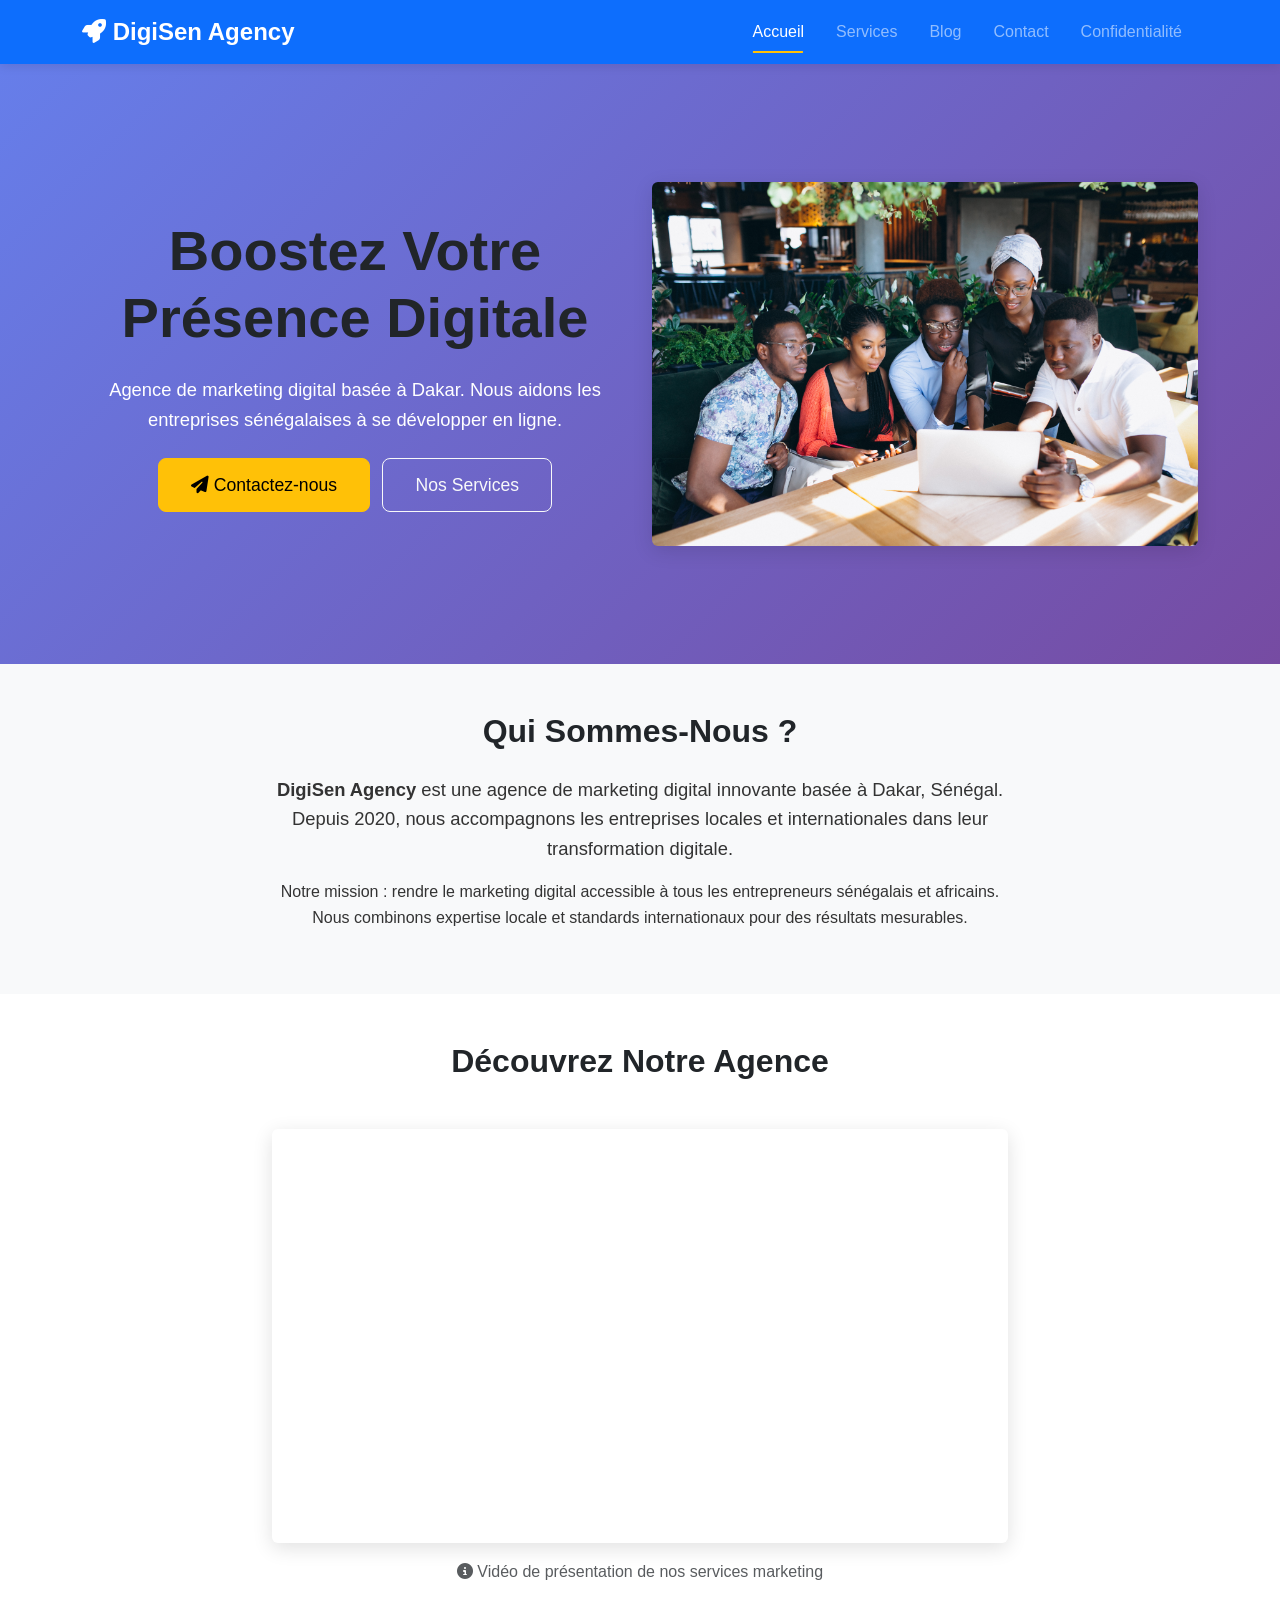
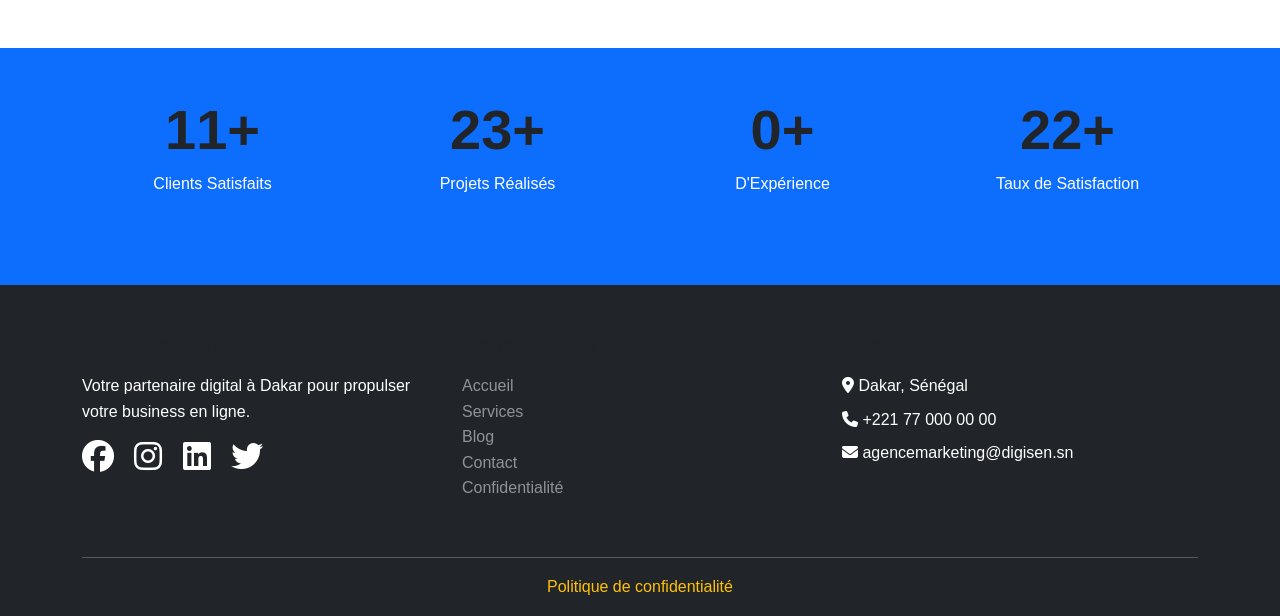
<file: index.html>
<!DOCTYPE html>
<html lang="fr">
<head>
    <meta charset="UTF-8">
    <meta name="viewport" content="width=device-width, initial-scale=1.0">
    <title>Agence DigiSen - Marketing Digital à Dakar</title>
    
    <!-- Bootstrap CSS -->
    <link href="https://cdn.jsdelivr.net/npm/bootstrap@5.3.0/dist/css/bootstrap.min.css" rel="stylesheet">
    
    <!-- Font Awesome pour les icônes -->
    <link rel="stylesheet" href="https://cdnjs.cloudflare.com/ajax/libs/font-awesome/6.4.0/css/all.min.css">
    
    <!-- Notre CSS personnalisé -->
    <link rel="stylesheet" href="css/style.css">
</head>
<body>
    
    <!-- HEADER / NAVIGATION -->
    <nav class="navbar navbar-expand-lg navbar-dark bg-primary sticky-top">
        <div class="container">
            <!-- Logo -->
            <a class="navbar-brand fw-bold" href="index.html">
                <i class="fas fa-rocket"></i> DigiSen Agency
            </a>
            
            <!-- Bouton mobile -->
            <button class="navbar-toggler" type="button" data-bs-toggle="collapse" data-bs-target="#navbarNav">
                <span class="navbar-toggler-icon"></span>
            </button>
            
            <!-- Menu -->
            <div class="collapse navbar-collapse" id="navbarNav">
                <ul class="navbar-nav ms-auto">
                    <li class="nav-item">
                        <a class="nav-link active" href="index.html">Accueil</a>
                    </li>
                    <li class="nav-item">
                        <a class="nav-link" href="services.html">Services</a>
                    </li>
                    <li class="nav-item">
                        <a class="nav-link" href="blog.html">Blog</a>
                    </li>
                    <li class="nav-item">
                        <a class="nav-link" href="contact.html">Contact</a>
                    </li>
                    <li class="nav-item">
                        <a class="nav-link" href="confidentialite.html">Confidentialité</a>
                    </li>
                </ul>
            </div>
        </div>
    </nav>

    <!-- SECTION HERO (Bannière principale) -->
    <section class="hero-section text-white text-center py-5">
        <div class="container">
            <div class="row align-items-center">
                <div class="col-lg-6">
                    <h1 class="display-4 fw-bold mb-4">
                        Boostez Votre Présence Digitale
                    </h1>
                    <p class="lead mb-4">
                        Agence de marketing digital basée à Dakar. 
                        Nous aidons les entreprises sénégalaises à se développer en ligne.
                    </p>
                    <!-- Call to Action -->
                    <a href="contact.html" class="btn btn-warning btn-lg me-2">
                        <i class="fas fa-paper-plane"></i> Contactez-nous
                    </a>
                    <a href="services.html" class="btn btn-outline-light btn-lg">
                        Nos Services
                    </a>
                </div>
                <div class="col-lg-6">
                    <!-- Image principale -->
                    <img src="images/group-afro-americans-working-together.jpg" 
                         alt="Équipe marketing" 
                         class="img-fluid rounded shadow">
                </div>
            </div>
        </div>
    </section>

    <!-- SECTION PRÉSENTATION -->
    <section class="py-5 bg-light">
        <div class="container">
            <div class="row">
                <div class="col-lg-8 mx-auto text-center">
                    <h2 class="mb-4">Qui Sommes-Nous ?</h2>
                    <p class="lead">
                        <strong>DigiSen Agency</strong> est une agence de marketing digital innovante 
                        basée à Dakar, Sénégal. Depuis 2020, nous accompagnons les entreprises 
                        locales et internationales dans leur transformation digitale.
                    </p>
                    <p>
                        Notre mission : rendre le marketing digital accessible à tous les 
                        entrepreneurs sénégalais et africains. Nous combinons expertise locale 
                        et standards internationaux pour des résultats mesurables.
                    </p>
                </div>
            </div>
        </div>
    </section>

    <!-- SECTION VIDÉO -->
    <section class="py-5">
        <div class="container">
            <h2 class="text-center mb-5">Découvrez Notre Agence</h2>
            <div class="row">
                <div class="col-lg-8 mx-auto">
                   <!-- Vidéo YouTube intégrée -->
                    <div class="ratio ratio-16x9 shadow rounded overflow-hidden">
                        <iframe 
                            src="https://www.youtube.com/embed/bK5u8OMvblE?si=-yn-QneSr8cQH0nR" 
                            title="YouTube video player" 
                            frameborder="0" 
                            allow="accelerometer; autoplay; clipboard-write; encrypted-media; gyroscope; picture-in-picture; web-share" 
                            referrerpolicy="strict-origin-when-cross-origin" 
                            allowfullscreen
                            loading="lazy">
                        </iframe>
                    </div>
                    <p class="text-center mt-3 text-muted">
                        <i class="fas fa-info-circle"></i> 
                        Vidéo de présentation de nos services marketing
                    </p>
                </div>
            </div>
        </div>
    </section>

    <!-- SECTION CHIFFRES CLÉS -->
    <section class="py-5 bg-primary text-white">
        <div class="container">
            <div class="row text-center">
                <div class="col-md-3 mb-4">
                    <div class="stat-item">
                        <h2 class="display-4 fw-bold">50+</h2>
                        <p>Clients Satisfaits</p>
                    </div>
                </div>
                <div class="col-md-3 mb-4">
                    <div class="stat-item">
                        <h2 class="display-4 fw-bold">100+</h2>
                        <p>Projets Réalisés</p>
                    </div>
                </div>
                <div class="col-md-3 mb-4">
                    <div class="stat-item">
                        <h2 class="display-4 fw-bold">4 ans</h2>
                        <p>D'Expérience</p>
                    </div>
                </div>
                <div class="col-md-3 mb-4">
                    <div class="stat-item">
                        <h2 class="display-4 fw-bold">98%</h2>
                        <p>Taux de Satisfaction</p>
                    </div>
                </div>
            </div>
        </div>
    </section>

    <!-- FOOTER -->
    <footer class="bg-dark text-white pt-5 pb-3">
        <div class="container">
            <div class="row">
                <!-- Colonne 1 : À propos -->
                <div class="col-md-4 mb-4">
                    <h5 class="mb-3">
                        <i class="fas fa-rocket"></i> DigiSen Agency
                    </h5>
                    <p>
                        Votre partenaire digital à Dakar pour propulser 
                        votre business en ligne.
                    </p>
                    <!-- Réseaux sociaux -->
                    <div class="social-links mt-3">
                        <a href="#" class="text-white me-3"><i class="fab fa-facebook fa-2x"></i></a>
                        <a href="#" class="text-white me-3"><i class="fab fa-instagram fa-2x"></i></a>
                        <a href="#" class="text-white me-3"><i class="fab fa-linkedin fa-2x"></i></a>
                        <a href="#" class="text-white"><i class="fab fa-twitter fa-2x"></i></a>
                    </div>
                </div>

                <!-- Colonne 2 : Liens rapides -->
                <div class="col-md-4 mb-4">
                    <h5 class="mb-3">Liens Rapides</h5>
                    <ul class="list-unstyled">
                        <li><a href="index.html" class="text-white-50">Accueil</a></li>
                        <li><a href="services.html" class="text-white-50">Services</a></li>
                        <li><a href="blog.html" class="text-white-50">Blog</a></li>
                        <li><a href="contact.html" class="text-white-50">Contact</a></li>
                        <li><a href="confidentialite.html" class="text-white-50">Confidentialité</a></li>
                    </ul>
                </div>

                <!-- Colonne 3 : Coordonnées -->
                <div class="col-md-4 mb-4">
                    <h5 class="mb-3">Contactez-nous</h5>
                    <ul class="list-unstyled">
                        <li class="mb-2">
                            <i class="fas fa-map-marker-alt"></i> 
                            Dakar, Sénégal
                        </li>
                        <li class="mb-2">
                            <i class="fas fa-phone"></i> 
                            +221 77 000 00 00
                        </li>
                        <li class="mb-2">
                            <i class="fas fa-envelope"></i> 
                            agencemarketing@digisen.sn
                        </li>
                    </ul>
                </div>
            </div>

            <!-- Copyright -->
            <hr class="bg-white">
            <div class="text-center">
                <p class="mb-0">
                    <a href="confidentialite.html" class="text-warning">Politique de confidentialité</a>
                </p>
            </div>
        </div>
    </footer>

    <!-- Bootstrap JS -->
    <script src="https://cdn.jsdelivr.net/npm/bootstrap@5.3.0/dist/js/bootstrap.bundle.min.js"></script>
    
    <!-- Notre JavaScript -->
    <script src="js/script.js"></script>
</body>
</html>
</file>
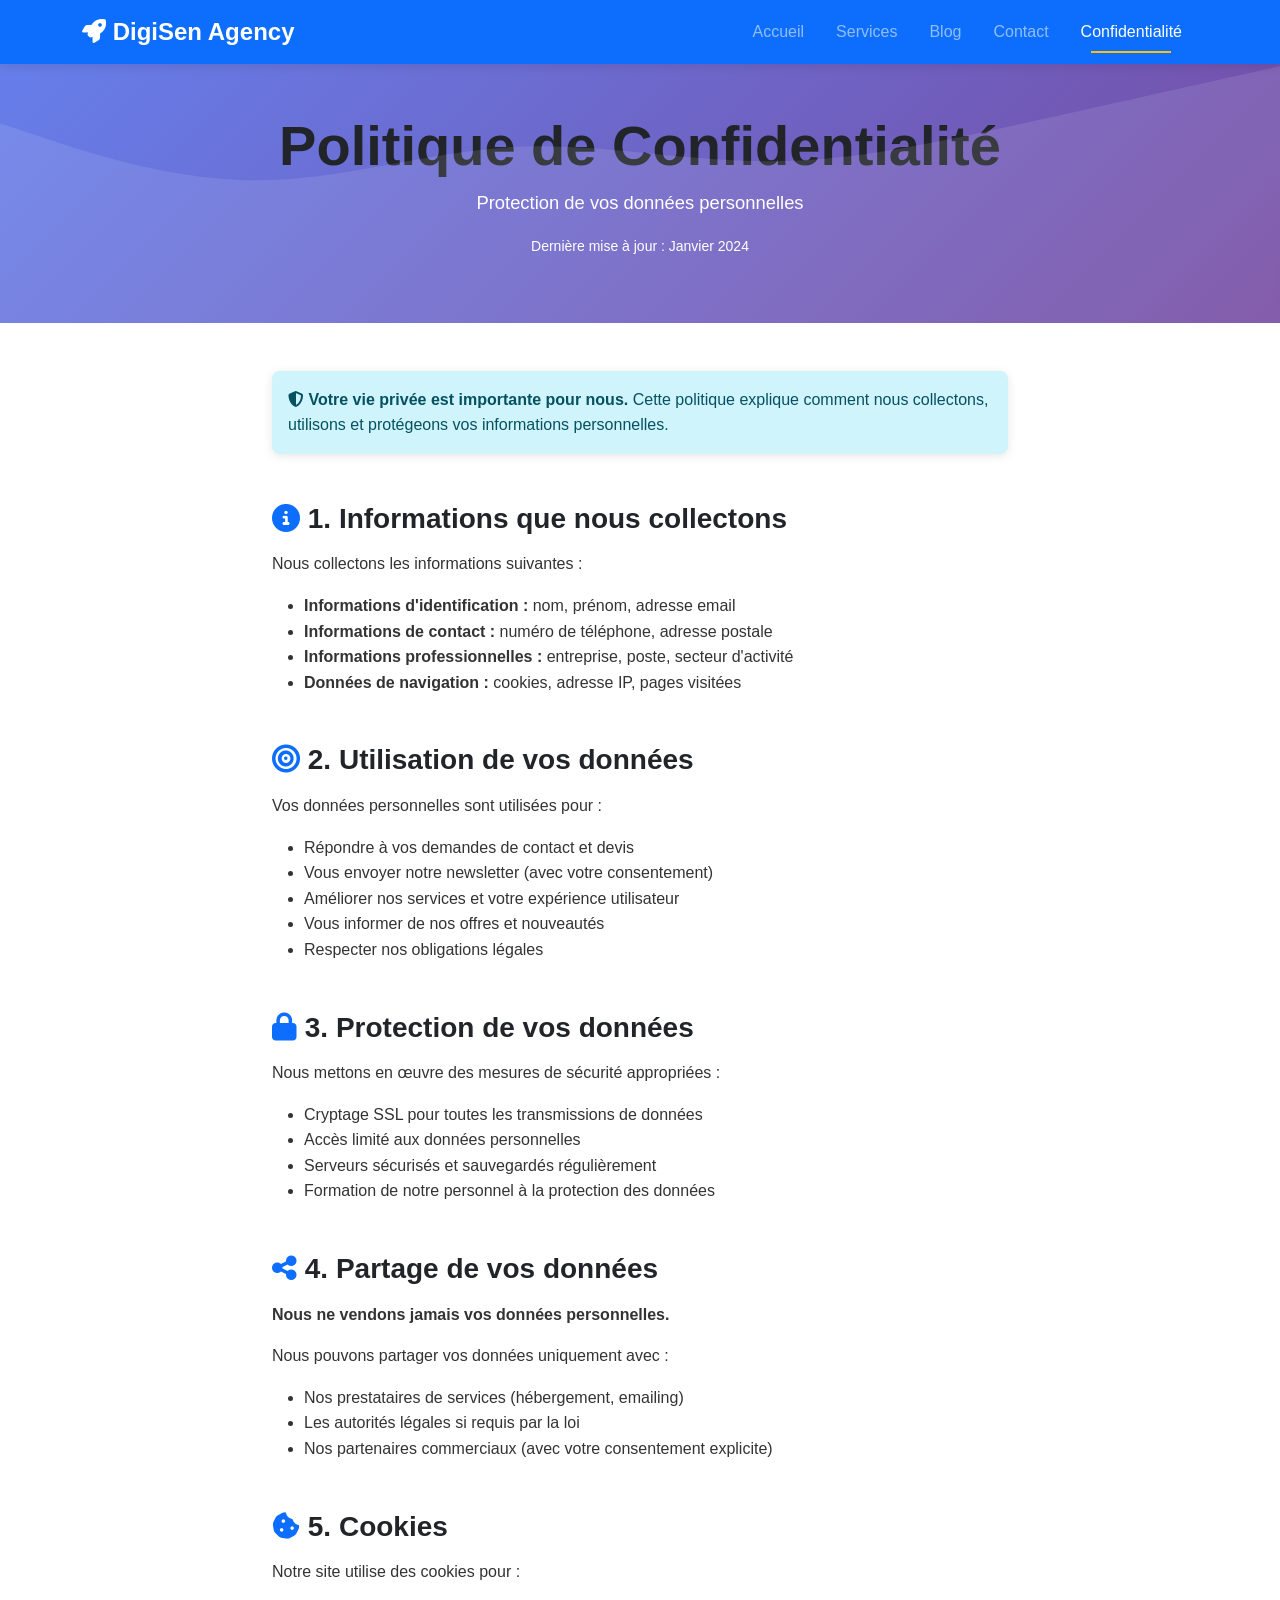
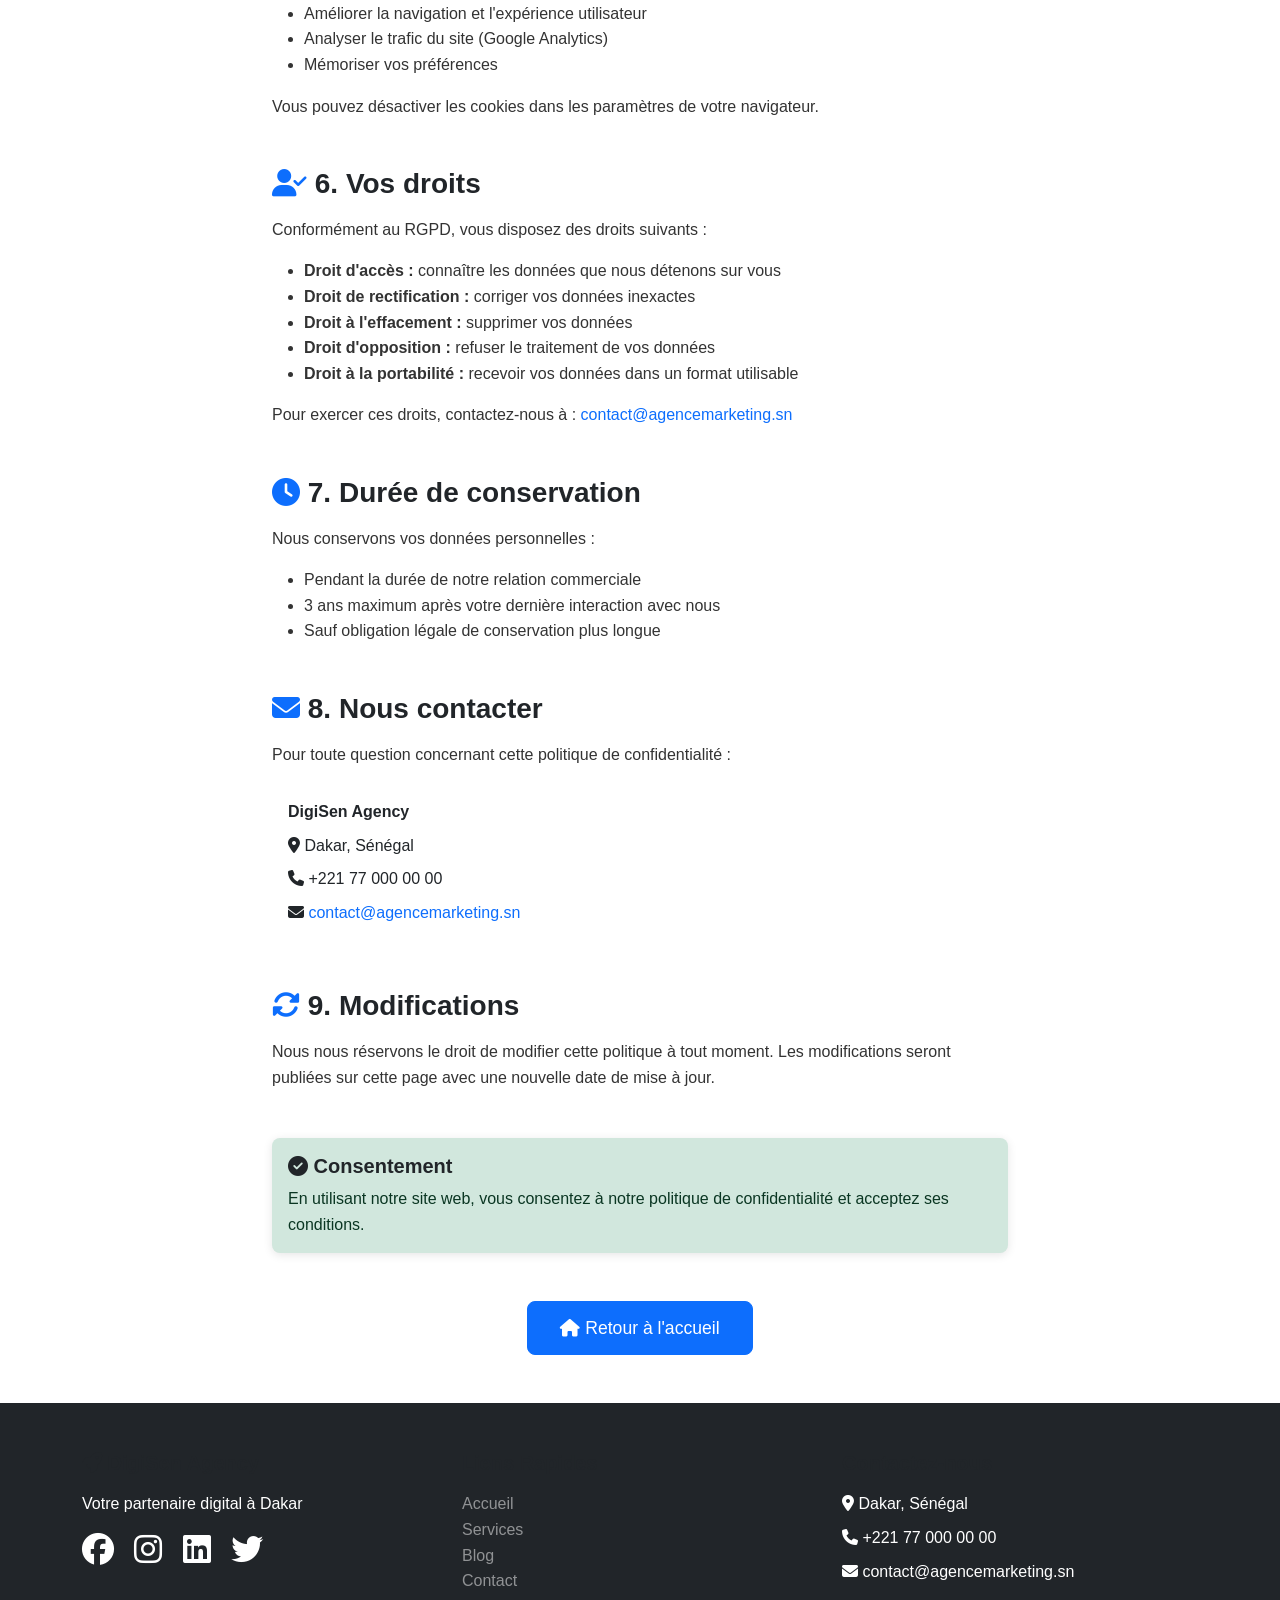
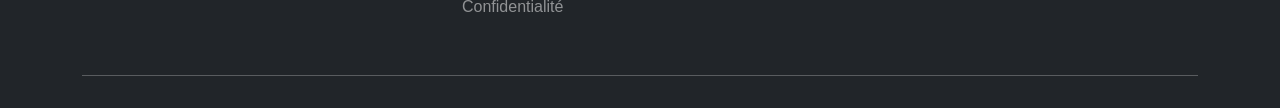
<file: confidentialite.html>
<!DOCTYPE html>
<html lang="fr">
<head>
    <meta charset="UTF-8">
    <meta name="viewport" content="width=device-width, initial-scale=1.0">
    <title>Politique de Confidentialité - DigiSen Agency</title>
    <link href="https://cdn.jsdelivr.net/npm/bootstrap@5.3.0/dist/css/bootstrap.min.css" rel="stylesheet">
    <link rel="stylesheet" href="https://cdnjs.cloudflare.com/ajax/libs/font-awesome/6.4.0/css/all.min.css">
    <link rel="stylesheet" href="css/style.css">
</head>
<body>
    
    <!-- NAVIGATION -->
    <nav class="navbar navbar-expand-lg navbar-dark bg-primary sticky-top">
        <div class="container">
            <a class="navbar-brand fw-bold" href="index.html">
                <i class="fas fa-rocket"></i> DigiSen Agency
            </a>
            <button class="navbar-toggler" type="button" data-bs-toggle="collapse" data-bs-target="#navbarNav">
                <span class="navbar-toggler-icon"></span>
            </button>
            <div class="collapse navbar-collapse" id="navbarNav">
                <ul class="navbar-nav ms-auto">
                    <li class="nav-item">
                        <a class="nav-link" href="index.html">Accueil</a>
                    </li>
                    <li class="nav-item">
                        <a class="nav-link" href="services.html">Services</a>
                    </li>
                    <li class="nav-item">
                        <a class="nav-link" href="blog.html">Blog</a>
                    </li>
                    <li class="nav-item">
                        <a class="nav-link" href="contact.html">Contact</a>
                    </li>
                    <li class="nav-item">
                        <a class="nav-link active" href="confidentialite.html">Confidentialité</a>
                    </li>
                </ul>
            </div>
        </div>
    </nav>

    <!-- EN-TÊTE -->
    <section class="page-header bg-primary text-white text-center py-5">
        <div class="container">
            <h1 class="display-4 fw-bold">Politique de Confidentialité</h1>
            <p class="lead">Protection de vos données personnelles</p>
            <p><small>Dernière mise à jour : Janvier 2024</small></p>
        </div>
    </section>

    <!-- CONTENU -->
    <section class="py-5">
        <div class="container">
            <div class="row">
                <div class="col-lg-8 mx-auto">

                    <!-- Introduction -->
                    <div class="mb-5">
                        <div class="alert alert-info">
                            <i class="fas fa-shield-alt"></i>
                            <strong>Votre vie privée est importante pour nous.</strong>
                            Cette politique explique comment nous collectons, utilisons et 
                            protégeons vos informations personnelles.
                        </div>
                    </div>

                    <!-- Section 1 -->
                    <div class="mb-5">
                        <h3 class="mb-3">
                            <i class="fas fa-info-circle text-primary"></i>
                            1. Informations que nous collectons
                        </h3>
                        <p>Nous collectons les informations suivantes :</p>
                        <ul>
                            <li><strong>Informations d'identification :</strong> nom, prénom, adresse email</li>
                            <li><strong>Informations de contact :</strong> numéro de téléphone, adresse postale</li>
                            <li><strong>Informations professionnelles :</strong> entreprise, poste, secteur d'activité</li>
                            <li><strong>Données de navigation :</strong> cookies, adresse IP, pages visitées</li>
                        </ul>
                    </div>

                    <!-- Section 2 -->
                    <div class="mb-5">
                        <h3 class="mb-3">
                            <i class="fas fa-bullseye text-primary"></i>
                            2. Utilisation de vos données
                        </h3>
                        <p>Vos données personnelles sont utilisées pour :</p>
                        <ul>
                            <li>Répondre à vos demandes de contact et devis</li>
                            <li>Vous envoyer notre newsletter (avec votre consentement)</li>
                            <li>Améliorer nos services et votre expérience utilisateur</li>
                            <li>Vous informer de nos offres et nouveautés</li>
                            <li>Respecter nos obligations légales</li>
                        </ul>
                    </div>

                    <!-- Section 3 -->
                    <div class="mb-5">
                        <h3 class="mb-3">
                            <i class="fas fa-lock text-primary"></i>
                            3. Protection de vos données
                        </h3>
                        <p>Nous mettons en œuvre des mesures de sécurité appropriées :</p>
                        <ul>
                            <li>Cryptage SSL pour toutes les transmissions de données</li>
                            <li>Accès limité aux données personnelles</li>
                            <li>Serveurs sécurisés et sauvegardés régulièrement</li>
                            <li>Formation de notre personnel à la protection des données</li>
                        </ul>
                    </div>

                    <!-- Section 4 -->
                    <div class="mb-5">
                        <h3 class="mb-3">
                            <i class="fas fa-share-alt text-primary"></i>
                            4. Partage de vos données
                        </h3>
                        <p>
                            <strong>Nous ne vendons jamais vos données personnelles.</strong>
                        </p>
                        <p>Nous pouvons partager vos données uniquement avec :</p>
                        <ul>
                            <li>Nos prestataires de services (hébergement, emailing)</li>
                            <li>Les autorités légales si requis par la loi</li>
                            <li>Nos partenaires commerciaux (avec votre consentement explicite)</li>
                        </ul>
                    </div>

                    <!-- Section 5 -->
                    <div class="mb-5">
                        <h3 class="mb-3">
                            <i class="fas fa-cookie-bite text-primary"></i>
                            5. Cookies
                        </h3>
                        <p>Notre site utilise des cookies pour :</p>
                        <ul>
                            <li>Améliorer la navigation et l'expérience utilisateur</li>
                            <li>Analyser le trafic du site (Google Analytics)</li>
                            <li>Mémoriser vos préférences</li>
                        </ul>
                        <p>
                            Vous pouvez désactiver les cookies dans les paramètres de votre navigateur.
                        </p>
                    </div>

                    <!-- Section 6 -->
                    <div class="mb-5">
                        <h3 class="mb-3">
                            <i class="fas fa-user-check text-primary"></i>
                            6. Vos droits
                        </h3>
                        <p>Conformément au RGPD, vous disposez des droits suivants :</p>
                        <ul>
                            <li><strong>Droit d'accès :</strong> connaître les données que nous détenons sur vous</li>
                            <li><strong>Droit de rectification :</strong> corriger vos données inexactes</li>
                            <li><strong>Droit à l'effacement :</strong> supprimer vos données</li>
                            <li><strong>Droit d'opposition :</strong> refuser le traitement de vos données</li>
                            <li><strong>Droit à la portabilité :</strong> recevoir vos données dans un format utilisable</li>
                        </ul>
                        <p>
                            Pour exercer ces droits, contactez-nous à : 
                            <a href="mailto:contact@agencemarketing.sn">contact@agencemarketing.sn</a>
                        </p>
                    </div>

                    <!-- Section 7 -->
                    <div class="mb-5">
                        <h3 class="mb-3">
                            <i class="fas fa-clock text-primary"></i>
                            7. Durée de conservation
                        </h3>
                        <p>Nous conservons vos données personnelles :</p>
                        <ul>
                            <li>Pendant la durée de notre relation commerciale</li>
                            <li>3 ans maximum après votre dernière interaction avec nous</li>
                            <li>Sauf obligation légale de conservation plus longue</li>
                        </ul>
                    </div>

                    <!-- Section 8 -->
                    <div class="mb-5">
                        <h3 class="mb-3">
                            <i class="fas fa-envelope text-primary"></i>
                            8. Nous contacter
                        </h3>
                        <p>Pour toute question concernant cette politique de confidentialité :</p>
                        <div class="card">
                            <div class="card-body">
                                <p class="mb-2">
                                    <strong>DigiSen Agency</strong>
                                </p>
                                <p class="mb-2">
                                    <i class="fas fa-map-marker-alt"></i> Dakar, Sénégal
                                </p>
                                <p class="mb-2">
                                    <i class="fas fa-phone"></i> +221 77 000 00 00
                                </p>
                                <p class="mb-0">
                                    <i class="fas fa-envelope"></i> 
                                    <a href="mailto:contact@agencemarketing.sn">contact@agencemarketing.sn</a>
                                </p>
                            </div>
                        </div>
                    </div>

                    <!-- Section 9 -->
                    <div class="mb-5">
                        <h3 class="mb-3">
                            <i class="fas fa-sync-alt text-primary"></i>
                            9. Modifications
                        </h3>
                        <p>
                            Nous nous réservons le droit de modifier cette politique à tout moment. 
                            Les modifications seront publiées sur cette page avec une nouvelle 
                            date de mise à jour.
                        </p>
                    </div>

                    <!-- Consentement -->
                    <div class="alert alert-success">
                        <h5>
                            <i class="fas fa-check-circle"></i> Consentement
                        </h5>
                        <p class="mb-0">
                            En utilisant notre site web, vous consentez à notre politique de confidentialité 
                            et acceptez ses conditions.
                        </p>
                    </div>

                    <!-- Bouton retour -->
                    <div class="text-center mt-5">
                        <a href="index.html" class="btn btn-primary btn-lg">
                            <i class="fas fa-home"></i> Retour à l'accueil
                        </a>
                    </div>

                </div>
            </div>
        </div>
    </section>

    <!-- FOOTER -->
    <footer class="bg-dark text-white pt-5 pb-3">
        <div class="container">
            <div class="row">
                <div class="col-md-4 mb-4">
                    <h5 class="mb-3">
                        <i class="fas fa-rocket"></i> DigiSen Agency
                    </h5>
                    <p>Votre partenaire digital à Dakar</p>
                    <div class="social-links mt-3">
                        <a href="#" class="text-white me-3"><i class="fab fa-facebook fa-2x"></i></a>
                        <a href="#" class="text-white me-3"><i class="fab fa-instagram fa-2x"></i></a>
                        <a href="#" class="text-white me-3"><i class="fab fa-linkedin fa-2x"></i></a>
                        <a href="#" class="text-white"><i class="fab fa-twitter fa-2x"></i></a>
                    </div>
                </div>
                <div class="col-md-4 mb-4">
                    <h5 class="mb-3">Liens Rapides</h5>
                    <ul class="list-unstyled">
                        <li><a href="index.html" class="text-white-50">Accueil</a></li>
                        <li><a href="services.html" class="text-white-50">Services</a></li>
                        <li><a href="blog.html" class="text-white-50">Blog</a></li>
                        <li><a href="contact.html" class="text-white-50">Contact</a></li>
                        <li><a href="confidentialite.html" class="text-white-50">Confidentialité</a></li>
                    </ul>
                </div>
                <div class="col-md-4 mb-4">
                    <h5 class="mb-3">Contactez-nous</h5>
                    <ul class="list-unstyled">
                        <li class="mb-2">
                            <i class="fas fa-map-marker-alt"></i> Dakar, Sénégal
                        </li>
                        <li class="mb-2">
                            <i class="fas fa-phone"></i> +221 77 000 00 00
                        </li>
                        <li class="mb-2">
                            <i class="fas fa-envelope"></i> contact@agencemarketing.sn
                        </li>
                    </ul>
                </div>
            </div>
            <hr class="bg-white">
            <div class="text-center">
            </div>
        </div>
    </footer>

    <script src="https://cdn.jsdelivr.net/npm/bootstrap@5.3.0/dist/js/bootstrap.bundle.min.js"></script>
    <script src="js/script.js"></script>
</body>
</html>
</file>
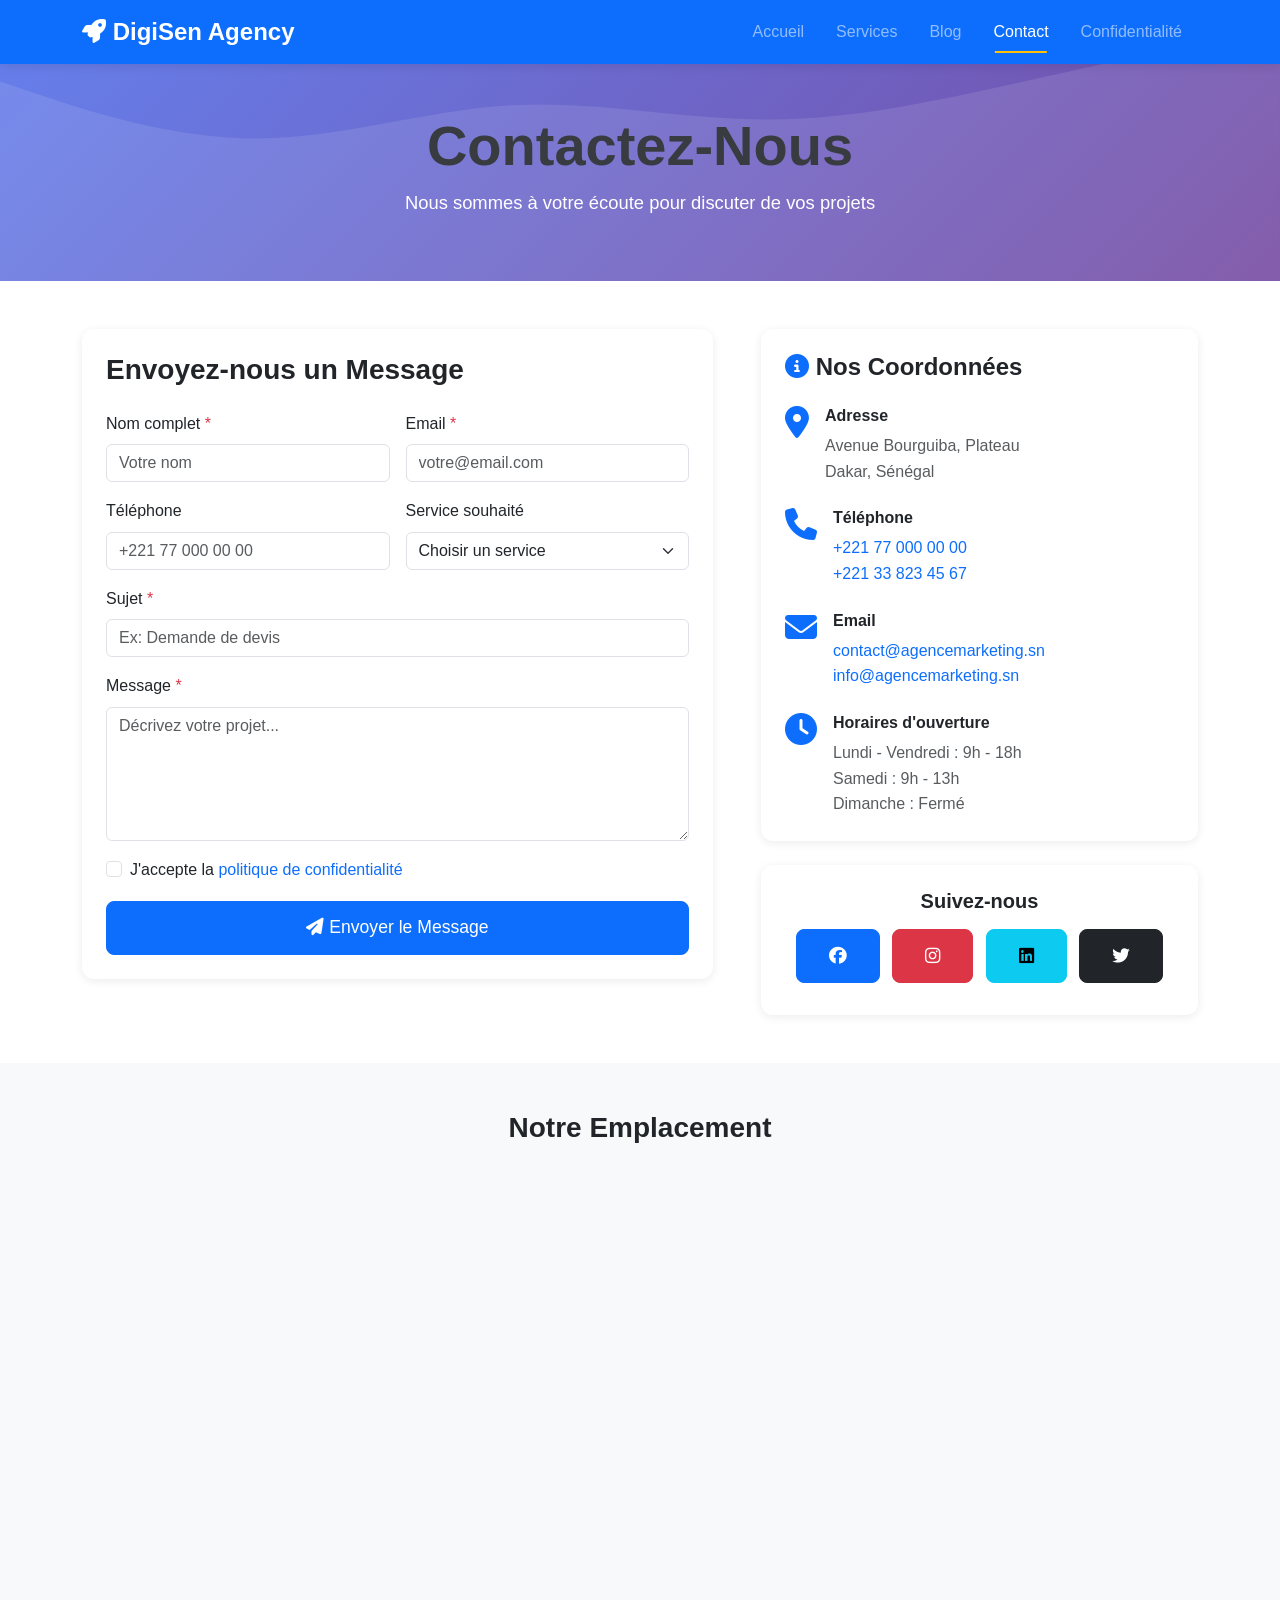
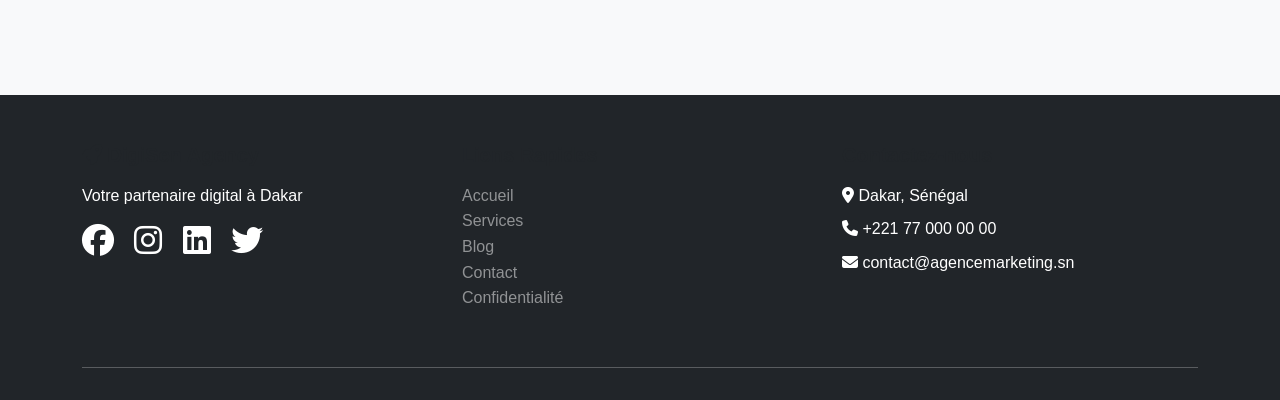
<file: contact.html>
<!DOCTYPE html>
<html lang="fr">
<head>
    <meta charset="UTF-8">
    <meta name="viewport" content="width=device-width, initial-scale=1.0">
    <title>Contact - DigiSen Agency</title>
    <link href="https://cdn.jsdelivr.net/npm/bootstrap@5.3.0/dist/css/bootstrap.min.css" rel="stylesheet">
    <link rel="stylesheet" href="https://cdnjs.cloudflare.com/ajax/libs/font-awesome/6.4.0/css/all.min.css">
    <link rel="stylesheet" href="css/style.css">
</head>
<body>
    
    <!-- NAVIGATION -->
    <nav class="navbar navbar-expand-lg navbar-dark bg-primary sticky-top">
        <div class="container">
            <a class="navbar-brand fw-bold" href="index.html">
                <i class="fas fa-rocket"></i> DigiSen Agency
            </a>
            <button class="navbar-toggler" type="button" data-bs-toggle="collapse" data-bs-target="#navbarNav">
                <span class="navbar-toggler-icon"></span>
            </button>
            <div class="collapse navbar-collapse" id="navbarNav">
                <ul class="navbar-nav ms-auto">
                    <li class="nav-item">
                        <a class="nav-link" href="index.html">Accueil</a>
                    </li>
                    <li class="nav-item">
                        <a class="nav-link" href="services.html">Services</a>
                    </li>
                    <li class="nav-item">
                        <a class="nav-link" href="blog.html">Blog</a>
                    </li>
                    <li class="nav-item">
                        <a class="nav-link active" href="contact.html">Contact</a>
                    </li>
                    <li class="nav-item">
                        <a class="nav-link" href="confidentialite.html">Confidentialité</a>
                    </li>
                </ul>
            </div>
        </div>
    </nav>

    <!-- EN-TÊTE -->
    <section class="page-header bg-primary text-white text-center py-5">
        <div class="container">
            <h1 class="display-4 fw-bold">Contactez-Nous</h1>
            <p class="lead">Nous sommes à votre écoute pour discuter de vos projets</p>
        </div>
    </section>

    <!-- SECTION CONTACT -->
    <section class="py-5">
        <div class="container">
            <div class="row g-5">
                
                <!-- FORMULAIRE DE CONTACT -->
                <div class="col-lg-7">
                    <div class="card shadow-sm">
                        <div class="card-body p-4">
                            <h3 class="mb-4">Envoyez-nous un Message</h3>
                            
                            <!-- Formulaire -->
                            <form id="contactForm">
                                <div class="row g-3">
                                    
                                    <!-- Nom -->
                                    <div class="col-md-6">
                                        <label for="nom" class="form-label">
                                            Nom complet <span class="text-danger">*</span>
                                        </label>
                                        <input type="text" 
                                               class="form-control" 
                                               id="nom" 
                                               required 
                                               placeholder="Votre nom">
                                    </div>

                                    <!-- Email -->
                                    <div class="col-md-6">
                                        <label for="email" class="form-label">
                                            Email <span class="text-danger">*</span>
                                        </label>
                                        <input type="email" 
                                               class="form-control" 
                                               id="email" 
                                               required 
                                               placeholder="votre@email.com">
                                    </div>

                                    <!-- Téléphone -->
                                    <div class="col-md-6">
                                        <label for="telephone" class="form-label">
                                            Téléphone
                                        </label>
                                        <input type="tel" 
                                               class="form-control" 
                                               id="telephone" 
                                               placeholder="+221 77 000 00 00">
                                    </div>

                                    <!-- Service -->
                                    <div class="col-md-6">
                                        <label for="service" class="form-label">
                                            Service souhaité
                                        </label>
                                        <select class="form-select" id="service">
                                            <option selected>Choisir un service</option>
                                            <option>Marketing Digital</option>
                                            <option>Gestion Réseaux Sociaux</option>
                                            <option>Création de Contenu</option>
                                            <option>Publicité en ligne</option>
                                            <option>Autre</option>
                                        </select>
                                    </div>

                                    <!-- Sujet -->
                                    <div class="col-12">
                                        <label for="sujet" class="form-label">
                                            Sujet <span class="text-danger">*</span>
                                        </label>
                                        <input type="text" 
                                               class="form-control" 
                                               id="sujet" 
                                               required 
                                               placeholder="Ex: Demande de devis">
                                    </div>

                                    <!-- Message -->
                                    <div class="col-12">
                                        <label for="message" class="form-label">
                                            Message <span class="text-danger">*</span>
                                        </label>
                                        <textarea class="form-control" 
                                                  id="message" 
                                                  rows="5" 
                                                  required 
                                                  placeholder="Décrivez votre projet..."></textarea>
                                    </div>

                                    <!-- Checkbox -->
                                    <div class="col-12">
                                        <div class="form-check">
                                            <input class="form-check-input" 
                                                   type="checkbox" 
                                                   id="acceptRGPD" 
                                                   required>
                                            <label class="form-check-label" for="acceptRGPD">
                                                J'accepte la 
                                                <a href="confidentialite.html">politique de confidentialité</a>
                                            </label>
                                        </div>
                                    </div>

                                    <!-- Bouton -->
                                    <div class="col-12">
                                        <button type="submit" class="btn btn-primary btn-lg w-100">
                                            <i class="fas fa-paper-plane"></i> Envoyer le Message
                                        </button>
                                    </div>

                                </div>
                            </form>

                            <!-- Message de confirmation (caché par défaut) -->
                            <div id="confirmationMessage" 
                                 class="alert alert-success mt-3 d-none" 
                                 role="alert">
                                <i class="fas fa-check-circle"></i> 
                                Merci ! Votre message a été envoyé avec succès.
                            </div>

                        </div>
                    </div>
                </div>

                <!-- INFORMATIONS DE CONTACT -->
                <div class="col-lg-5">
                    
                    <!-- Coordonnées -->
                    <div class="card shadow-sm mb-4">
                        <div class="card-body p-4">
                            <h4 class="mb-4">
                                <i class="fas fa-info-circle text-primary"></i> 
                                Nos Coordonnées
                            </h4>
                            
                            <!-- Adresse -->
                            <div class="contact-info mb-4">
                                <div class="d-flex align-items-start">
                                    <div class="icon-box me-3">
                                        <i class="fas fa-map-marker-alt fa-2x text-primary"></i>
                                    </div>
                                    <div>
                                        <h6>Adresse</h6>
                                        <p class="text-muted mb-0">
                                            Avenue Bourguiba, Plateau<br>
                                            Dakar, Sénégal
                                        </p>
                                    </div>
                                </div>
                            </div>

                            <!-- Téléphone -->
                            <div class="contact-info mb-4">
                                <div class="d-flex align-items-start">
                                    <div class="icon-box me-3">
                                        <i class="fas fa-phone fa-2x text-primary"></i>
                                    </div>
                                    <div>
                                        <h6>Téléphone</h6>
                                        <p class="text-muted mb-0">
                                            <a href="tel:+221770000000">+221 77 000 00 00</a><br>
                                            <a href="tel:+221338234567">+221 33 823 45 67</a>
                                        </p>
                                    </div>
                                </div>
                            </div>

                            <!-- Email -->
                            <div class="contact-info mb-4">
                                <div class="d-flex align-items-start">
                                    <div class="icon-box me-3">
                                        <i class="fas fa-envelope fa-2x text-primary"></i>
                                    </div>
                                    <div>
                                        <h6>Email</h6>
                                        <p class="text-muted mb-0">
                                            <a href="mailto:contact@agencemarketing.sn">
                                                contact@agencemarketing.sn
                                            </a><br>
                                            <a href="mailto:info@agencemarketing.sn">
                                                info@agencemarketing.sn
                                            </a>
                                        </p>
                                    </div>
                                </div>
                            </div>

                            <!-- Horaires -->
                            <div class="contact-info">
                                <div class="d-flex align-items-start">
                                    <div class="icon-box me-3">
                                        <i class="fas fa-clock fa-2x text-primary"></i>
                                    </div>
                                    <div>
                                        <h6>Horaires d'ouverture</h6>
                                        <p class="text-muted mb-0">
                                            Lundi - Vendredi : 9h - 18h<br>
                                            Samedi : 9h - 13h<br>
                                            Dimanche : Fermé
                                        </p>
                                    </div>
                                </div>
                            </div>

                        </div>
                    </div>

                    <!-- Réseaux sociaux -->
                    <div class="card shadow-sm">
                        <div class="card-body p-4 text-center">
                            <h5 class="mb-3">Suivez-nous</h5>
                            <div class="social-links-large">
                                <a href="#" class="btn btn-primary btn-lg me-2 mb-2">
                                    <i class="fab fa-facebook"></i>
                                </a>
                                <a href="#" class="btn btn-danger btn-lg me-2 mb-2">
                                    <i class="fab fa-instagram"></i>
                                </a>
                                <a href="#" class="btn btn-info btn-lg me-2 mb-2">
                                    <i class="fab fa-linkedin"></i>
                                </a>
                                <a href="#" class="btn btn-dark btn-lg mb-2">
                                    <i class="fab fa-twitter"></i>
                                </a>
                            </div>
                        </div>
                    </div>

                </div>

            </div>
        </div>
    </section>

    <!-- CARTE GOOGLE MAPS -->
    <section class="py-5 bg-light">
        <div class="container">
            <h3 class="text-center mb-4">Notre Emplacement</h3>
            <div class="ratio ratio-21x9">
                <!-- Google Maps embed (Dakar) -->
                <iframe 
                    src="https://www.google.com/maps/embed?pb=!1m18!1m12!1m3!1d31027.446741856773!2d-17.468013!3d14.693425!2m3!1f0!2f0!3f0!3m2!1i1024!2i768!4f13.1!3m3!1m2!1s0xec10d77c9e9b1c3%3A0x31c3e77f1e4b35a4!2sDakar%2C%20S%C3%A9n%C3%A9gal!5e0!3m2!1sfr!2sfr!4v1234567890" 
                    style="border:0;" 
                    allowfullscreen="" 
                    loading="lazy">
                </iframe>
            </div>
        </div>
    </section>

    <!-- FOOTER -->
    <footer class="bg-dark text-white pt-5 pb-3">
        <div class="container">
            <div class="row">
                <div class="col-md-4 mb-4">
                    <h5 class="mb-3">
                        <i class="fas fa-rocket"></i> DigiSen Agency
                    </h5>
                    <p>Votre partenaire digital à Dakar</p>
                    <div class="social-links mt-3">
                        <a href="#" class="text-white me-3"><i class="fab fa-facebook fa-2x"></i></a>
                        <a href="#" class="text-white me-3"><i class="fab fa-instagram fa-2x"></i></a>
                        <a href="#" class="text-white me-3"><i class="fab fa-linkedin fa-2x"></i></a>
                        <a href="#" class="text-white"><i class="fab fa-twitter fa-2x"></i></a>
                    </div>
                </div>
                <div class="col-md-4 mb-4">
                    <h5 class="mb-3">Liens Rapides</h5>
                    <ul class="list-unstyled">
                        <li><a href="index.html" class="text-white-50">Accueil</a></li>
                        <li><a href="services.html" class="text-white-50">Services</a></li>
                        <li><a href="blog.html" class="text-white-50">Blog</a></li>
                        <li><a href="contact.html" class="text-white-50">Contact</a></li>
                        <li><a href="confidentialite.html" class="text-white-50">Confidentialité</a></li>
                    </ul>
                </div>
                <div class="col-md-4 mb-4">
                    <h5 class="mb-3">Contactez-nous</h5>
                    <ul class="list-unstyled">
                        <li class="mb-2">
                            <i class="fas fa-map-marker-alt"></i> Dakar, Sénégal
                        </li>
                        <li class="mb-2">
                            <i class="fas fa-phone"></i> +221 77 000 00 00
                        </li>
                        <li class="mb-2">
                            <i class="fas fa-envelope"></i> contact@agencemarketing.sn
                        </li>
                    </ul>
                </div>
            </div>
            <hr class="bg-white">
            <div class="text-center">
            </div>
        </div>
    </footer>

    <script src="https://cdn.jsdelivr.net/npm/bootstrap@5.3.0/dist/js/bootstrap.bundle.min.js"></script>
    <script src="js/script.js"></script>
</body>
</html>
</file>
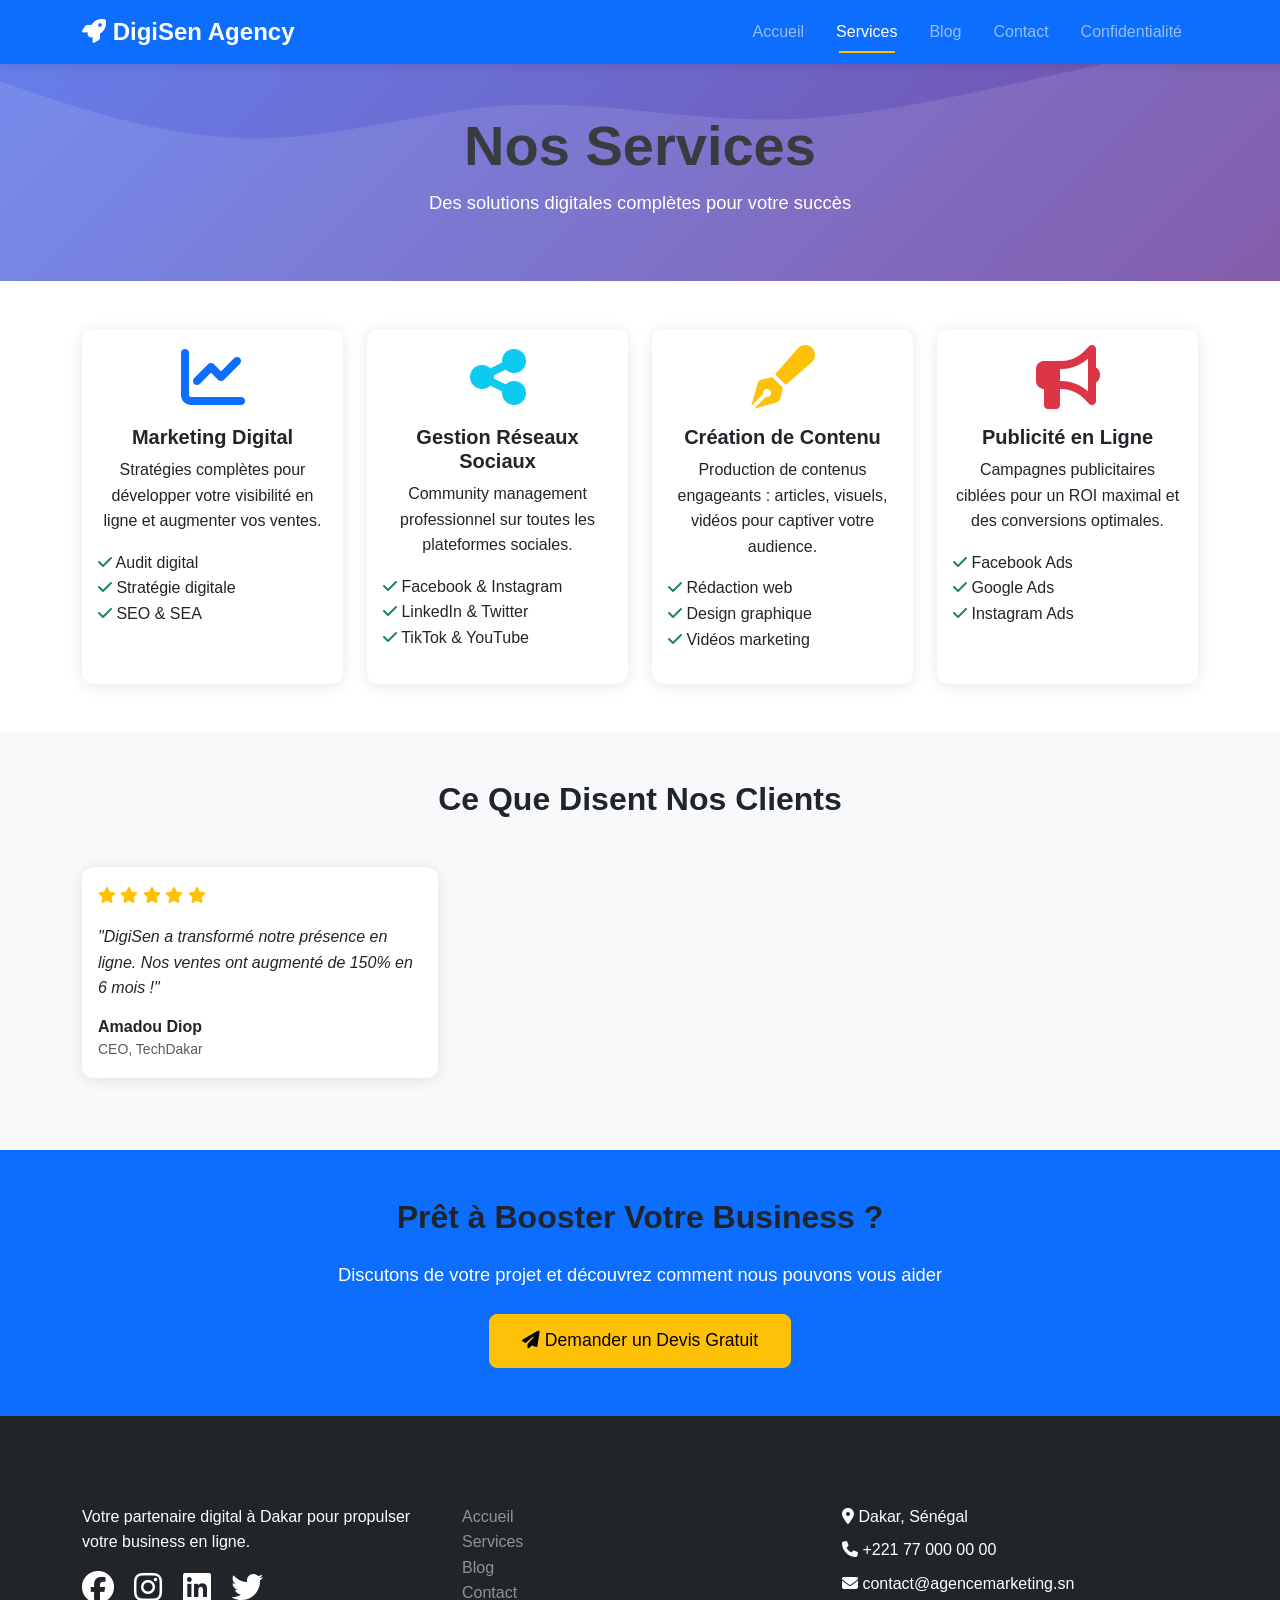
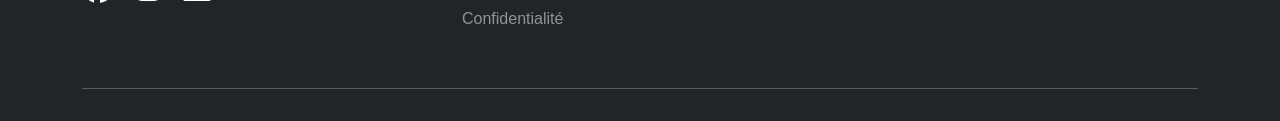
<file: services.html>
<!DOCTYPE html>
<html lang="fr">
<head>
    <meta charset="UTF-8">
    <meta name="viewport" content="width=device-width, initial-scale=1.0">
    <title>Nos Services - DigiSen Agency</title>
    <link href="https://cdn.jsdelivr.net/npm/bootstrap@5.3.0/dist/css/bootstrap.min.css" rel="stylesheet">
    <link rel="stylesheet" href="https://cdnjs.cloudflare.com/ajax/libs/font-awesome/6.4.0/css/all.min.css">
    <link rel="stylesheet" href="css/style.css">
</head>
<body>
    
    <!-- NAVIGATION (même que index.html) -->
    <nav class="navbar navbar-expand-lg navbar-dark bg-primary sticky-top">
        <div class="container">
            <a class="navbar-brand fw-bold" href="index.html">
                <i class="fas fa-rocket"></i> DigiSen Agency
            </a>
            <button class="navbar-toggler" type="button" data-bs-toggle="collapse" data-bs-target="#navbarNav">
                <span class="navbar-toggler-icon"></span>
            </button>
            <div class="collapse navbar-collapse" id="navbarNav">
                <ul class="navbar-nav ms-auto">
                    <li class="nav-item">
                        <a class="nav-link" href="index.html">Accueil</a>
                    </li>
                    <li class="nav-item">
                        <a class="nav-link active" href="services.html">Services</a>
                    </li>
                    <li class="nav-item">
                        <a class="nav-link" href="blog.html">Blog</a>
                    </li>
                    <li class="nav-item">
                        <a class="nav-link" href="contact.html">Contact</a>
                    </li>
                    <li class="nav-item">
                        <a class="nav-link" href="confidentialite.html">Confidentialité</a>
                    </li>
                </ul>
            </div>
        </div>
    </nav>

    <!-- EN-TÊTE DE PAGE -->
    <section class="page-header bg-primary text-white text-center py-5">
        <div class="container">
            <h1 class="display-4 fw-bold">Nos Services</h1>
            <p class="lead">Des solutions digitales complètes pour votre succès</p>
        </div>
    </section>

    <!-- SECTION SERVICES -->
    <section class="py-5">
        <div class="container">
            <div class="row g-4">
                
                <!-- Service 1 : Marketing Digital -->
                <div class="col-md-6 col-lg-3">
                    <div class="card h-100 text-center service-card">
                        <div class="card-body">
                            <div class="service-icon mb-3">
                                <i class="fas fa-chart-line fa-4x text-primary"></i>
                            </div>
                            <h5 class="card-title">Marketing Digital</h5>
                            <p class="card-text">
                                Stratégies complètes pour développer votre visibilité 
                                en ligne et augmenter vos ventes.
                            </p>
                            <ul class="list-unstyled text-start">
                                <li><i class="fas fa-check text-success"></i> Audit digital</li>
                                <li><i class="fas fa-check text-success"></i> Stratégie digitale</li>
                                <li><i class="fas fa-check text-success"></i> SEO & SEA</li>
                            </ul>
                        </div>
                    </div>
                </div>

                <!-- Service 2 : Réseaux Sociaux -->
                <div class="col-md-6 col-lg-3">
                    <div class="card h-100 text-center service-card">
                        <div class="card-body">
                            <div class="service-icon mb-3">
                                <i class="fas fa-share-alt fa-4x text-info"></i>
                            </div>
                            <h5 class="card-title">Gestion Réseaux Sociaux</h5>
                            <p class="card-text">
                                Community management professionnel sur toutes les 
                                plateformes sociales.
                            </p>
                            <ul class="list-unstyled text-start">
                                <li><i class="fas fa-check text-success"></i> Facebook & Instagram</li>
                                <li><i class="fas fa-check text-success"></i> LinkedIn & Twitter</li>
                                <li><i class="fas fa-check text-success"></i> TikTok & YouTube</li>
                            </ul>
                        </div>
                    </div>
                </div>

                <!-- Service 3 : Création de Contenu -->
                <div class="col-md-6 col-lg-3">
                    <div class="card h-100 text-center service-card">
                        <div class="card-body">
                            <div class="service-icon mb-3">
                                <i class="fas fa-pen-fancy fa-4x text-warning"></i>
                            </div>
                            <h5 class="card-title">Création de Contenu</h5>
                            <p class="card-text">
                                Production de contenus engageants : articles, visuels, 
                                vidéos pour captiver votre audience.
                            </p>
                            <ul class="list-unstyled text-start">
                                <li><i class="fas fa-check text-success"></i> Rédaction web</li>
                                <li><i class="fas fa-check text-success"></i> Design graphique</li>
                                <li><i class="fas fa-check text-success"></i> Vidéos marketing</li>
                            </ul>
                        </div>
                    </div>
                </div>

                <!-- Service 4 : Publicité en ligne -->
                <div class="col-md-6 col-lg-3">
                    <div class="card h-100 text-center service-card">
                        <div class="card-body">
                            <div class="service-icon mb-3">
                                <i class="fas fa-bullhorn fa-4x text-danger"></i>
                            </div>
                            <h5 class="card-title">Publicité en Ligne</h5>
                            <p class="card-text">
                                Campagnes publicitaires ciblées pour un ROI maximal 
                                et des conversions optimales.
                            </p>
                            <ul class="list-unstyled text-start">
                                <li><i class="fas fa-check text-success"></i> Facebook Ads</li>
                                <li><i class="fas fa-check text-success"></i> Google Ads</li>
                                <li><i class="fas fa-check text-success"></i> Instagram Ads</li>
                            </ul>
                        </div>
                    </div>
                </div>

            </div>
        </div>
    </section>

    <!-- SECTION TÉMOIGNAGES -->
    <section class="py-5 bg-light">
        <div class="container">
            <h2 class="text-center mb-5">Ce Que Disent Nos Clients</h2>
            <div class="row">
                
                <!-- Témoignage 1 -->
                <div class="col-md-4 mb-4">
                    <div class="card testimonial-card">
                        <div class="card-body">
                            <div class="mb-3">
                                <i class="fas fa-star text-warning"></i>
                                <i class="fas fa-star text-warning"></i>
                                <i class="fas fa-star text-warning"></i>
                                <i class="fas fa-star text-warning"></i>
                                <i class="fas fa-star text-warning"></i>
                            </div>
                            <p class="card-text fst-italic">
                                "DigiSen a transformé notre présence en ligne. 
                                Nos ventes ont augmenté de 150% en 6 mois !"
                            </p>
                            <div class="d-flex align-items-center mt-3">
                                <div>
                                    <h6 class="mb-0">Amadou Diop</h6>
                                    <small class="text-muted">CEO, TechDakar</small>
                                </div>
                            </div>
                        </div>
                    </div>
                </div>

                
    </section>

    <!-- CALL TO ACTION -->
    <section class="py-5 bg-primary text-white text-center">
        <div class="container">
            <h2 class="mb-4">Prêt à Booster Votre Business ?</h2>
            <p class="lead mb-4">
                Discutons de votre projet et découvrez comment nous pouvons vous aider
            </p>
            <a href="contact.html" class="btn btn-warning btn-lg">
                <i class="fas fa-paper-plane"></i> Demander un Devis Gratuit
            </a>
        </div>
    </section>

    <!-- FOOTER (même que index.html) -->
    <footer class="bg-dark text-white pt-5 pb-3">
        <div class="container">
            <div class="row">
                <div class="col-md-4 mb-4">
                    <h5 class="mb-3">
                        <i class="fas fa-rocket"></i> DigiSen Agency
                    </h5>
                    <p>
                        Votre partenaire digital à Dakar pour propulser 
                        votre business en ligne.
                    </p>
                    <div class="social-links mt-3">
                        <a href="#" class="text-white me-3"><i class="fab fa-facebook fa-2x"></i></a>
                        <a href="#" class="text-white me-3"><i class="fab fa-instagram fa-2x"></i></a>
                        <a href="#" class="text-white me-3"><i class="fab fa-linkedin fa-2x"></i></a>
                        <a href="#" class="text-white"><i class="fab fa-twitter fa-2x"></i></a>
                    </div>
                </div>
                <div class="col-md-4 mb-4">
                    <h5 class="mb-3">Liens Rapides</h5>
                    <ul class="list-unstyled">
                        <li><a href="index.html" class="text-white-50">Accueil</a></li>
                        <li><a href="services.html" class="text-white-50">Services</a></li>
                        <li><a href="blog.html" class="text-white-50">Blog</a></li>
                        <li><a href="contact.html" class="text-white-50">Contact</a></li>
                        <li><a href="confidentialite.html" class="text-white-50">Confidentialité</a></li>
                    </ul>
                </div>
                <div class="col-md-4 mb-4">
                    <h5 class="mb-3">Contactez-nous</h5>
                    <ul class="list-unstyled">
                        <li class="mb-2">
                            <i class="fas fa-map-marker-alt"></i> 
                            Dakar, Sénégal
                        </li>
                        <li class="mb-2">
                            <i class="fas fa-phone"></i> 
                            +221 77 000 00 00
                        </li>
                        <li class="mb-2">
                            <i class="fas fa-envelope"></i> 
                            contact@agencemarketing.sn
                        </li>
                    </ul>
                </div>
            </div>
            <hr class="bg-white">
            <div class="text-center">
                <p class="mb-0">
                </p>
            </div>
        </div>
    </footer>

    <script src="https://cdn.jsdelivr.net/npm/bootstrap@5.3.0/dist/js/bootstrap.bundle.min.js"></script>
    <script src="js/script.js"></script>
</body>
</html>
</file>
<file: css/style.css>
/* 
===============================
DIGISEN AGENCY - STYLES CSS
Agence Marketing Digital Dakar
===============================
*/

/* ========== VARIABLES CSS ========== */
:root {
    --primary-color: #0d6efd;
    --secondary-color: #6c757d;
    --success-color: #198754;
    --warning-color: #ffc107;
    --danger-color: #dc3545;
    --info-color: #0dcaf0;
    --dark-color: #212529;
    --light-color: #f8f9fa;
    --white: #ffffff;
}

/* ========== STYLES GÉNÉRAUX ========== */
* {
    margin: 0;
    padding: 0;
    box-sizing: border-box;
}

body {
    font-family: 'Segoe UI', Tahoma, Geneva, Verdana, sans-serif;
    line-height: 1.6;
    color: #333;
    overflow-x: hidden;
}

/* Lien par défaut */
a {
    text-decoration: none;
    transition: all 0.3s ease;
}

a:hover {
    opacity: 0.8;
}

/* Sections */
section {
    position: relative;
}

/* ========== NAVIGATION ========== */
.navbar {
    box-shadow: 0 2px 10px rgba(0,0,0,0.1);
    transition: all 0.3s ease;
}

.navbar-brand {
    font-size: 1.5rem;
    font-weight: 700;
    transition: transform 0.3s ease;
}

.navbar-brand:hover {
    transform: scale(1.05);
}

.nav-link {
    font-weight: 500;
    padding: 0.5rem 1rem !important;
    position: relative;
}

/* Animation soulignement menu */
.nav-link::after {
    content: '';
    position: absolute;
    bottom: 0;
    left: 50%;
    width: 0;
    height: 2px;
    background-color: var(--warning-color);
    transition: all 0.3s ease;
    transform: translateX(-50%);
}

.nav-link:hover::after,
.nav-link.active::after {
    width: 60%;
}

/* ========== SECTION HERO ========== */
.hero-section {
    background: linear-gradient(135deg, #667eea 0%, #764ba2 100%);
    min-height: 600px;
    display: flex;
    align-items: center;
}

.hero-section h1 {
    animation: fadeInDown 1s ease;
}

.hero-section p {
    animation: fadeInUp 1s ease 0.3s both;
}

.hero-section .btn {
    animation: fadeInUp 1s ease 0.6s both;
}

/* ========== ANIMATIONS ========== */
@keyframes fadeInDown {
    from {
        opacity: 0;
        transform: translateY(-30px);
    }
    to {
        opacity: 1;
        transform: translateY(0);
    }
}

@keyframes fadeInUp {
    from {
        opacity: 0;
        transform: translateY(30px);
    }
    to {
        opacity: 1;
        transform: translateY(0);
    }
}

/* ========== CARTES DE SERVICE ========== */
.service-card {
    transition: all 0.3s ease;
    border: none;
    box-shadow: 0 2px 15px rgba(0,0,0,0.1);
}

.service-card:hover {
    transform: translateY(-10px);
    box-shadow: 0 10px 30px rgba(0,0,0,0.2);
}

.service-icon i {
    transition: transform 0.3s ease;
}

.service-card:hover .service-icon i {
    transform: scale(1.1) rotate(5deg);
}

/* ========== TÉMOIGNAGES ========== */
.testimonial-card {
    border: none;
    box-shadow: 0 2px 15px rgba(0,0,0,0.1);
    transition: all 0.3s ease;
}

.testimonial-card:hover {
    box-shadow: 0 5px 25px rgba(0,0,0,0.15);
    transform: translateY(-5px);
}

/* ========== BLOG ========== */
.blog-card {
    border: none;
    box-shadow: 0 2px 15px rgba(0,0,0,0.1);
    transition: all 0.3s ease;
    overflow: hidden;
}

.blog-card:hover {
    box-shadow: 0 10px 30px rgba(0,0,0,0.2);
    transform: translateY(-5px);
}

.blog-card img {
    transition: transform 0.5s ease;
}

.blog-card:hover img {
    transform: scale(1.1);
}

/* Boutons de catégories */
.category-btn {
    transition: all 0.3s ease;
}

.category-btn.active {
    background-color: var(--primary-color);
    color: white;
}

/* ========== FORMULAIRE DE CONTACT ========== */
.form-control:focus,
.form-select:focus {
    border-color: var(--primary-color);
    box-shadow: 0 0 0 0.2rem rgba(13, 110, 253, 0.25);
}

/* ========== PAGE HEADER ========== */
.page-header {
    background: linear-gradient(135deg, #667eea 0%, #764ba2 100%);
    position: relative;
}

.page-header::before {
    content: '';
    position: absolute;
    top: 0;
    left: 0;
    right: 0;
    bottom: 0;
    background: url('data:image/svg+xml,<svg xmlns="http://www.w3.org/2000/svg" viewBox="0 0 1440 320"><path fill="%23ffffff" fill-opacity="0.1" d="M0,96L48,112C96,128,192,160,288,160C384,160,480,128,576,122.7C672,117,768,139,864,138.7C960,139,1056,117,1152,96C1248,75,1344,53,1392,42.7L1440,32L1440,320L1392,320C1344,320,1248,320,1152,320C1056,320,960,320,864,320C768,320,672,320,576,320C480,320,384,320,288,320C192,320,96,320,48,320L0,320Z"></path></svg>') no-repeat bottom;
    background-size: cover;
}

/* ========== STATISTIQUES ========== */
.stat-item {
    animation: fadeInUp 1s ease;
}

.stat-item h2 {
    font-weight: 700;
}

/* ========== FOOTER ========== */
footer {
    margin-top: auto;
}

footer a {
    color: rgba(255,255,255,0.7);
    transition: color 0.3s ease;
}

footer a:hover {
    color: var(--warning-color);
}

.social-links a {
    transition: all 0.3s ease;
    display: inline-block;
}

.social-links a:hover {
    transform: translateY(-5px);
    color: var(--warning-color) !important;
}

/* ========== BOUTONS ========== */
.btn {
    font-weight: 500;
    padding: 0.6rem 1.5rem;
    transition: all 0.3s ease;
}

.btn:hover {
    transform: translateY(-2px);
    box-shadow: 0 5px 15px rgba(0,0,0,0.2);
}

.btn-lg {
    padding: 0.8rem 2rem;
    font-size: 1.1rem;
}

/* ========== RESPONSIVE ========== */

/* Tablettes */
@media (max-width: 768px) {
    .hero-section {
        min-height: auto;
        padding: 3rem 0;
    }
    
    .hero-section h1 {
        font-size: 2rem;
    }
    
    .navbar-brand {
        font-size: 1.2rem;
    }
    
    .display-4 {
        font-size: 2.5rem;
    }
}

/* Mobiles */
@media (max-width: 576px) {
    .hero-section h1 {
        font-size: 1.75rem;
    }
    
    .btn-lg {
        padding: 0.6rem 1.2rem;
        font-size: 1rem;
    }
    
    .social-links a {
        margin-right: 0.5rem !important;
    }
    
    .stat-item h2 {
        font-size: 2rem;
    }
}

/* ========== UTILITAIRES ========== */

/* Ombres personnalisées */
.shadow-sm {
    box-shadow: 0 2px 10px rgba(0,0,0,0.08) !important;
}

.shadow {
    box-shadow: 0 5px 20px rgba(0,0,0,0.12) !important;
}

/* Espacements */
.py-6 {
    padding-top: 5rem;
    padding-bottom: 5rem;
}

/* Coins arrondis */
.rounded-lg {
    border-radius: 1rem !important;
}

/* Images responsives avec hover */
img {
    max-width: 100%;
    height: auto;
}

.img-fluid {
    transition: transform 0.3s ease;
}

/* ========== SCROLLBAR PERSONNALISÉE ========== */
::-webkit-scrollbar {
    width: 10px;
}

::-webkit-scrollbar-track {
    background: var(--light-color);
}

::-webkit-scrollbar-thumb {
    background: var(--primary-color);
    border-radius: 5px;
}

::-webkit-scrollbar-thumb:hover {
    background: #0a58ca;
}

/* ========== LOADING ANIMATION ========== */
.loading {
    display: inline-block;
    width: 20px;
    height: 20px;
    border: 3px solid rgba(255,255,255,.3);
    border-radius: 50%;
    border-top-color: white;
    animation: spin 1s ease-in-out infinite;
}

@keyframes spin {
    to { transform: rotate(360deg); }
}

/* ========== ALERTES PERSONNALISÉES ========== */
.alert {
    border: none;
    border-radius: 0.5rem;
    box-shadow: 0 2px 10px rgba(0,0,0,0.1);
}

/* ========== BADGES ========== */
.badge {
    font-weight: 500;
    padding: 0.5rem 0.8rem;
}

/* ========== CARTE INTERACTIVE ========== */
.card {
    border: none;
    border-radius: 0.75rem;
}

/* ========== TYPOGRAPHIE ========== */
h1, h2, h3, h4, h5, h6 {
    font-weight: 700;
    color: var(--dark-color);
}

.lead {
    font-size: 1.15rem;
    font-weight: 400;
}

/* ========== EFFETS AU SCROLL ========== */
.fade-in {
    opacity: 0;
    transform: translateY(30px);
    transition: all 0.6s ease;
}

.fade-in.visible {
    opacity: 1;
    transform: translateY(0);
}
</file>
